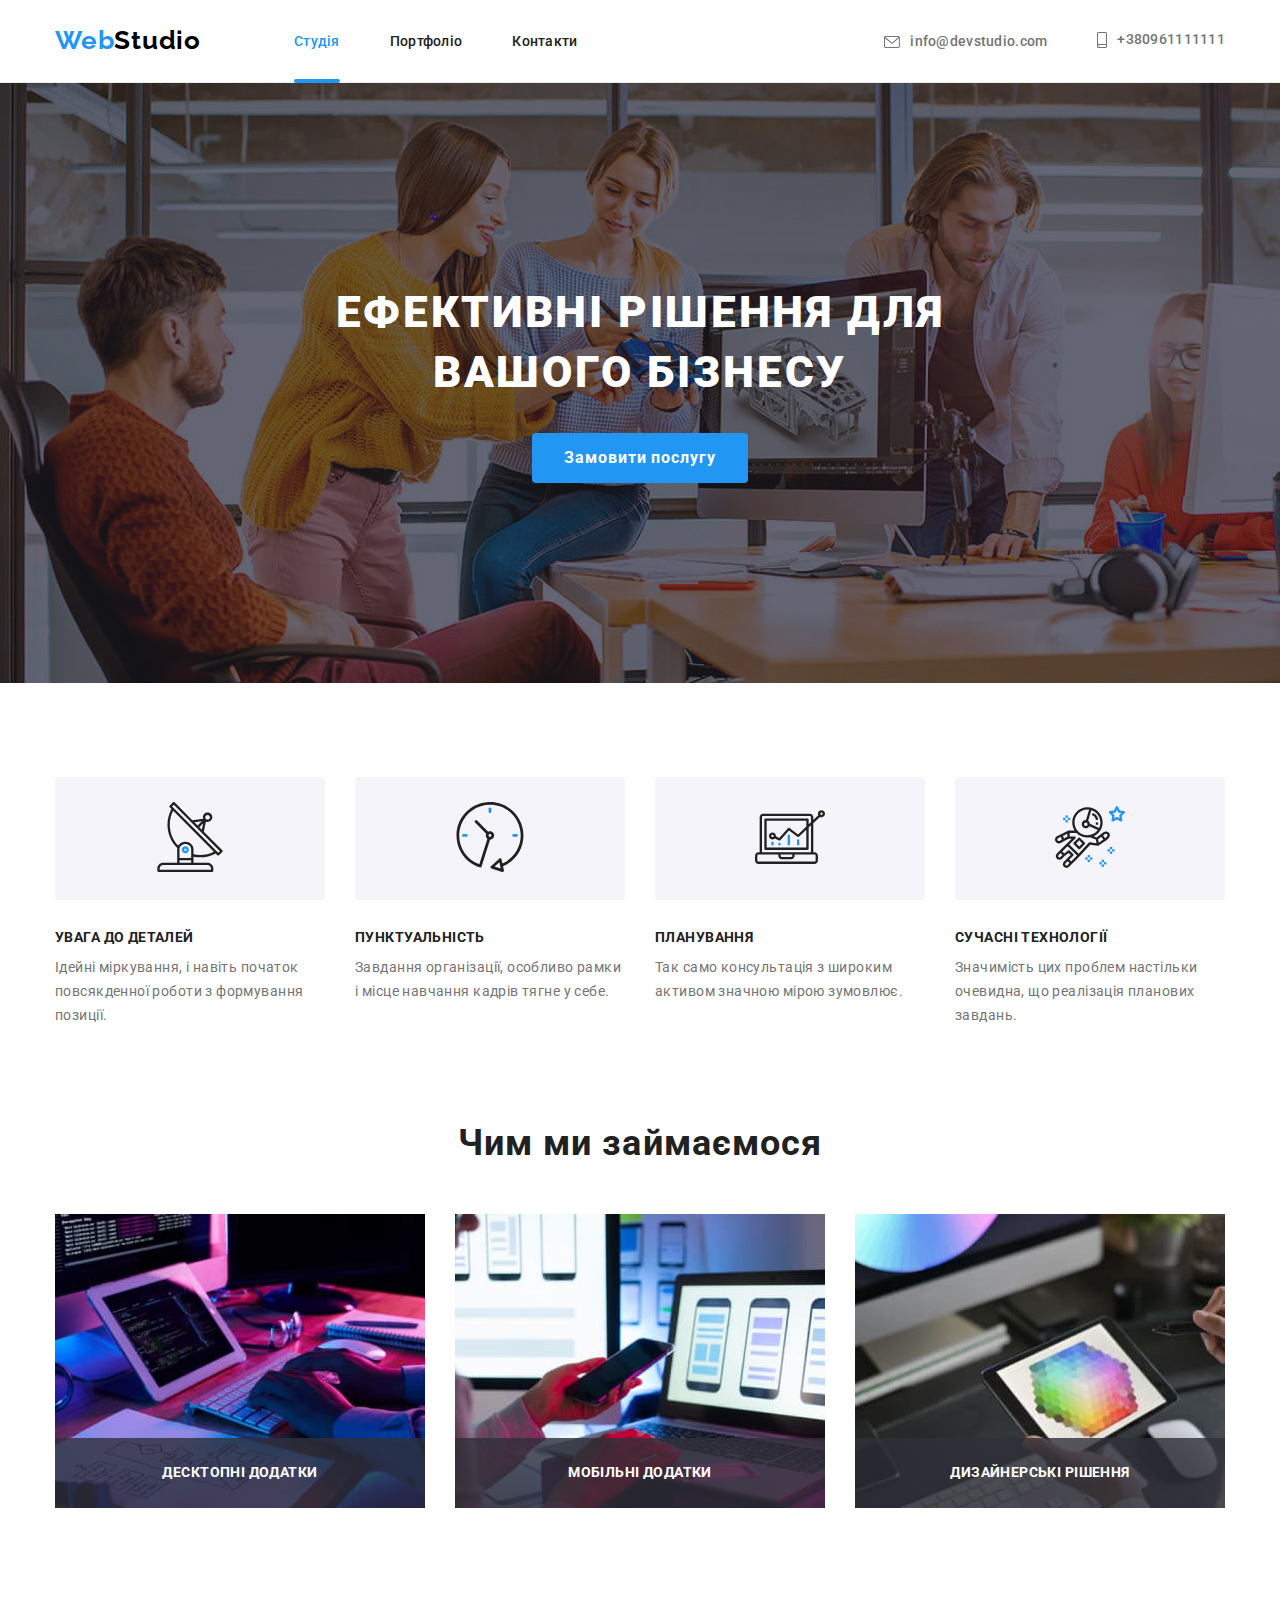
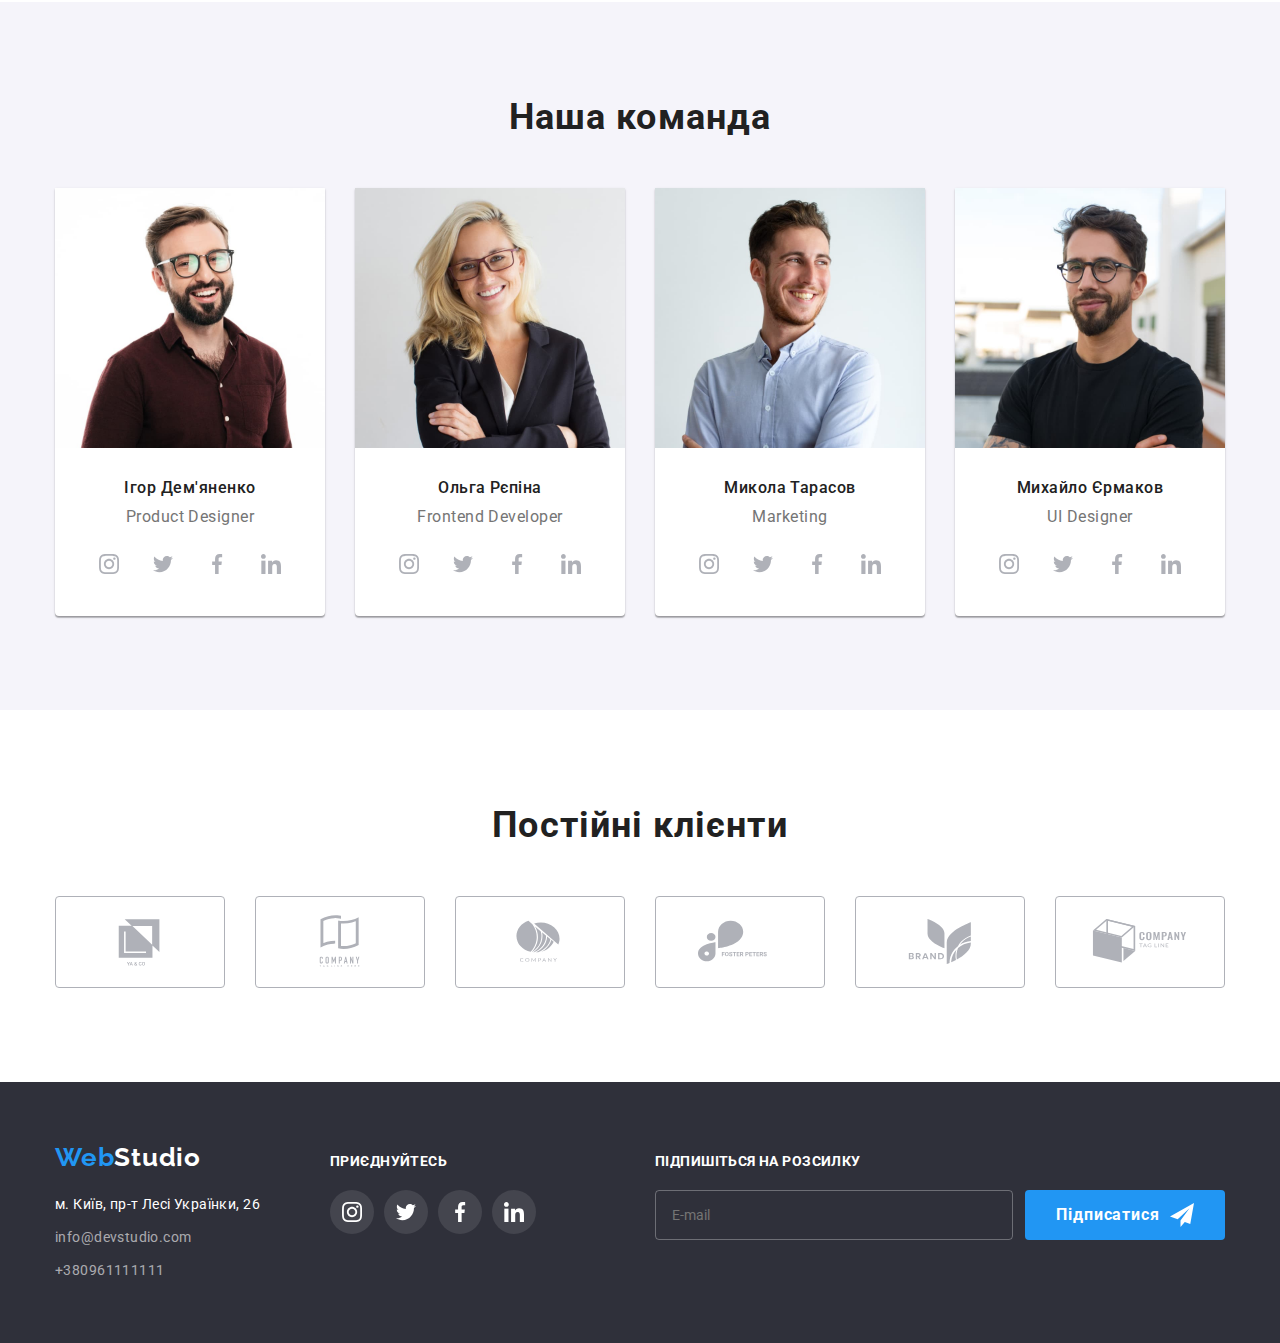
<file: index.html>
<!DOCTYPE html>
<html lang="uk">
<head>
  <meta charset="utf-8">
  <meta http-equiv="X-UA-Compatible" content="IE=edge">
  <meta name="viewport" content="width=device-width, initial-scale=1.0">
  <title>Студія</title>
  <link rel="stylesheet" href="https://cdn.jsdelivr.net/npm/modern-normalize@1.1.0/modern-normalize.min.css">
  <link rel="preconnect" href="https://fonts.googleapis.com">
  <link rel="preconnect" href="https://fonts.gstatic.com" crossorigin>
  <link href="https://fonts.googleapis.com/css2?family=Raleway:wght@700&family=Roboto:wght@400;500;700;900&display=swap" rel="stylesheet">
  <link rel="stylesheet" href="./CSS/styles.css">
  

</head>
<body>
  <!--Header-->
    <header class="page_header">
      <div class="page_header_container container">
      <nav class="page_nav">
          <a class="first_logo" href="./index.html"> <span class="item_web">Web</span>Studio</a>
          <ul class="menu list">
            <li class="menu_item"><a class="menu_link link current" href="./index.html">Студія</a></li>
            <li class="menu_item"><a class="menu_link link" href="./portfolio.html">Портфоліо</a></li>
            <li class="menu_item"><a class="menu_link link" href="#">Контакти</a></li>
          </ul>
      </nav>
          <ul class="contacts_header list">
            <li class="contact_mail"><a class="contact_link link" href="mailto:info@devstudio.com"><svg class="icon_contact" width="16" height="12"><use href="./images/icons.svg#icon-envelope"></use></svg>info@devstudio.com</a></li>
            <li class="contact_tel"><a class="contact_link link" href="tel:+380961111111"><svg class="icon_contact"  width="10" height="16"><use href="./images/icons.svg#icon-smartphone"></use></svg>+380961111111</a></li>
          </ul>
        </div>
    </header>
    
     <!--Main-->
      <main>
        <section class="main_bg">
        <div class="section_main container">
          <h1 class="title_main">Ефективні рішення для вашого бізнесу</h1>
          <button class="btn_main" type="button" data-modal-open>Замовити послугу</button>
       </div>
      </section>
        <!--About-->
                  <section>
                    <div class="section_about_us container ">
          <h2 class="visually-hidden">Все про нас та нашу роботу</h2>
          <ul class="about_us list">
            <li class="card">
              <div class="bcg">
              <svg class="icons_about_us" width="70" height="70">
                <use href="./images/icons.svg#icon-antenna"></use>
              </svg>
            </div>
             <h3 class="title_about_us">Увага до деталей</h3>
             <p class="text_about_us">Ідейні міркування, і навіть початок повсякденної роботи з формування позиції.</p>
            </li>
            <li class="card">
              <div class="bcg">
              <svg class="icons_about_us" width="70" height="70">
                <use href="./images/icons.svg#icon-clock"></use>
              </svg>
              </div>
              <h3 class="title_about_us">Пунктуальність</h3>
              <p class="text_about_us">Завдання організації, особливо рамки і місце навчання кадрів тягне у себе.</p>
            </li> 
             <li class="card">
              <div class="bcg">
              <svg class="icons_about_us" width="70" height="70">
                <use href="./images/icons.svg#icon-diagram"></use>
              </svg>
              </div>
              <h3 class="title_about_us">Планування</h3>
              <p class="text_about_us">Так само консультація з широким активом значною мірою зумовлює.</p>
            </li>
            <li class="card">
              <div class="bcg">
              <svg class="icons_about_us" width="70" height="70">
                <use href="./images/icons.svg#icon-astronaut"></use>
              </svg>
              </div>
              <h3 class="title_about_us">Сучасні технології</h3>
              <p class="text_about_us">Значимість цих проблем настільки очевидна, що реалізація планових завдань.</p>
            </li>
         </ul>
              </div>
            </section>
        <!--What_we_do-->
        <section class="page_what_we_do">
        <div class="section_what_we_do  container">
                 <h2 class="title_what_we_do">Чим ми займаємося</h2>
          <ul class="what_we_do list">
           <li class="item_what_we_do"><p class="overlay_what_we_do">Десктопні додатки</p><img src="./images/laptop.jpg" alt="ноутбук" width="370"></li>
            <li class="item_what_we_do"><p class="overlay_what_we_do">Мобільні додатки</p><img src="./images/telephone.jpg" alt="мобільний_телефон" width="370"></li>
            <li class="item_what_we_do"><p class="overlay_what_we_do">Дизайнерські рішення</p><img src="./images/tablet.jpg" alt="планшет" width="370"></li>
          </ul>         
              </div>
            </section>
        <!--Our_team-->
        <section class="page_our_team ">
        <div class="section_our_team container">
                  <h2 class="title_our_team">Наша команда</h2>
          <ul class="our_team list">
            <li class="content_our_team">
              <img src="./images/man1.jpg" alt="усміхнений_чоловік_в_окулярах" width="270">
              <div class="text_our_team">
              <h3 class="subtitle_our_team">Ігор Дем'яненко</h3>
              <p class="item_our_team">Product Designer</p>
              <ul class="social_list list">
                <li class="icon_item"><a class="link_icons_team" href=""><svg class="icon"><use href="./images/icons.svg#icon-instagram"></use></svg></a>
                  </li>
                  <li class="icon_item"><a class="link_icons_team" href=""><svg class="icon"><use href="./images/icons.svg#icon-twitter"></use></svg></a>
                  </li>
                  <li class="icon_item"><a class="link_icons_team" href=""><svg class="icon"><use href="./images/icons.svg#icon-facebook"></use></svg></a>
                  </li>
                  <li class="icon_item"><a class="link_icons_team" href=""><svg class="icon"><use href="./images/icons.svg#icon-linkedin"></use></svg></a>
                    </li>
              </ul>
              </div>
             
            </li>
            <li class="content_our_team">
              <img src="./images/woman.jpg" alt="жінка_в_окулярах" width="270">
              <div class="text_our_team">
              <h3 class="subtitle_our_team">Ольга Рєпіна</h3>
              <p class="item_our_team">Frontend Developer</p>
              <ul class="social_list list">
                <li class="icon_item"><a class="link_icons_team" href=""><svg class="icon"><use href="./images/icons.svg#icon-instagram"></use></svg></a>
                </li>
                <li class="icon_item"><a class="link_icons_team" href=""><svg class="icon"><use href="./images/icons.svg#icon-twitter"></use></svg></a>
                </li>
                <li class="icon_item"><a class="link_icons_team" href=""><svg class="icon"><use href="./images/icons.svg#icon-facebook"></use></svg></a>
                </li>
                <li class="icon_item"><a class="link_icons_team" href=""><svg class="icon"><use href="./images/icons.svg#icon-linkedin"></use></svg></a>
                  </li>
              </ul>
              </div>
                         </li>
                       <li class="content_our_team">
              <img src="./images/man2.jpg" alt="усміхнений_чоловік" width="270">
              <div class="text_our_team">
              <h3 class="subtitle_our_team">Микола Тарасов</h3>
              <p class="item_our_team">Marketing</p>
              <ul class="social_list list">
                <li class="icon_item"><a class="link_icons_team" href=""><svg class="icon"><use href="./images/icons.svg#icon-instagram"></use></svg></a>
                </li>
                <li class="icon_item"><a class="link_icons_team" href=""><svg class="icon"><use href="./images/icons.svg#icon-twitter"></use></svg></a>
                </li>
                <li class="icon_item"><a class="link_icons_team" href=""><svg class="icon"><use href="./images/icons.svg#icon-facebook"></use></svg></a>
                </li>
                <li class="icon_item"><a class="link_icons_team" href=""><svg class="icon"><use href="./images/icons.svg#icon-linkedin"></use></svg></a>
                  </li>
              </ul>
              </div>
              
            </li>
            <li class="content_our_team">
              <img src="./images/man3.jpg" alt="чоловік_в_окулярах" width="270">
              <div class="text_our_team">
              <h3 class="subtitle_our_team">Михайло Єрмаков</h3>
              <p class="item_our_team">UI Designer</p>
              <ul class="social_list list">
                <li class="icon_item"><a class="link_icons_team" href=""><svg class="icon"><use href="./images/icons.svg#icon-instagram"></use></svg></a>
                </li>
                <li class="icon_item"><a class="link_icons_team" href=""><svg class="icon"><use href="./images/icons.svg#icon-twitter"></use></svg></a>
                </li>
                <li class="icon_item"><a class="link_icons_team" href=""><svg class="icon"><use href="./images/icons.svg#icon-facebook"></use></svg></a>
                </li>
                <li class="icon_item"><a class="link_icons_team" href=""><svg class="icon"><use href="./images/icons.svg#icon-linkedin"></use></svg></a>
                  </li>
              </ul>
              </div>
                         </li>
          </ul>
        </div>
        </section>
        <!--Clients-->
        <section class="page_clients">
          <div class="section_clients container">
            <h2 class="title_clients">Постійні клієнти</h2>
            <ul class="logo_list list">
              <li class="logo_item">
                <a class="link_logo" href="#">
                <svg class="logo_img"> 
                  <use href="./images/icons.svg#icon-LogoClient1"></use>
                </svg>
              </a>
              </li>
              <li class="logo_item">
                <a class="link_logo" href="#">
                <svg class="logo_img"> 
                  <use href="./images/icons.svg#icon-LogoClient2"></use>
                </svg>
                </a>
              </li>
              <li class="logo_item">
                <a class="link_logo" href="#">
                <svg class="logo_img"> 
                  <use href="./images/icons.svg#icon-LogoClient3"></use>
                </svg>
              </a>
              </li>
              <li class="logo_item">
                <a class="link_logo" href="#">
                <svg class="logo_img"> 
                  <use href="./images/icons.svg#icon-LogoClient4"></use>
                </svg>
              </a>
              </li>
              <li class="logo_item">
                <a class="link_logo" href="#">
                <svg class="logo_img"> 
                  <use href="./images/icons.svg#icon-LogoClient5"></use>
                </svg>
              </a>
              </li>
              <li class="logo_item">
                <a class="link_logo" href="#">
                <svg class="logo_img"> 
                  <use href="./images/icons.svg#icon-LogoClient6"></use>
                </svg>
              </a>
              </li>
            </ul>
          </div>
        </section>
           </main>
     <!--Footer-->
     <footer class="contacts_footer">
      <div class="page_footer container">
        <div class="address_content">
        <h2 class="visually-hidden">Контакти</h2>
         <a class="second_logo" href="./index.html"> <span class="item_web" >Web</span>Studio</a>
         <address class="address_footer">
           <ul class="address_list list">
            <li class="address_item"><a class="link_map link" href="https://goo.gl/maps/CPtrU1FHBa2aNyZL9" target="_blank" rel="noopener noreferrer nofollow">м. Київ, пр-т Лесі Українки, 26</a></li>
            <li class="address_item"><a class="link_mail link" href="mailto:info@devstudio.com">info@devstudio.com</a></li>
            <li class="address_item"><a class="link_tel link" href="tel:+380961111111">+380961111111</a></li>
           </ul>
                   </address>
                  </div> 
                   <div class="address_icons">
                    <p class="subtitle_address">Приєднуйтесь</p>
                    <ul class="social_list_address list">
                      <li class="icon_item"><a class="link_icons_address" href=""><svg class="icon_add"><use href="./images/icons.svg#icon-instagram"></use></svg></a>
                      </li>
                      <li class="icon_item"><a class="link_icons_address" href=""><svg class="icon_add"><use href="./images/icons.svg#icon-twitter"></use></svg></a>
                      </li>
                      <li class="icon_item"><a class="link_icons_address" href=""><svg class="icon_add"><use href="./images/icons.svg#icon-facebook"></use></svg></a>
                      </li>
                      <li class="icon_item"><a class="link_icons_address" href=""><svg class="icon_add"><use href="./images/icons.svg#icon-linkedin"></use></svg></a>
                        </li>
                    </ul>
                  </div>
    
              <div class="subscription">
              <p class="subtitle_subscription">Підпишіться на розсилку</p>
              <form class="subscription_list">
              <label class="label_mail" ><input class="subscription_mail" type="email" name="email" placeholder="E-mail" required pattern="[a-z0-9._%+-]+@[a-z0-9.-]+\.[a-z]{2,4}$"/></label>
              <button class="btn_subscription" type="submit">Підписатися <svg class="icon_subscription" width="24" height="24"><use href="./images/icons.svg#icon-send"></use></svg></button>
            </form>
      </div> 

      
      </footer>

<div class="backdrop is-hidden" data-modal>
  <div class="modal">
    <button type="button" class="modal-close-btn" data-modal-close>
      <svg class="modal-close-icon" width="18" height="18"><use href="./images/icons.svg#icon-close-black"></use></svg>
    </button>
    <p class="modal_form_title">Залиште свої дані, ми вам передзвонимо</p>
  <form class="modal_form"> 
    <label class="modal_form_field"><span class="modal_form_fild_desk">Ім'я</span><span class="modal_form_input_wrapper"><input class="modal_form_input" type="text" name="user_name" required pattern="[a-zA-Zа-яА-ЯіІїЇ]+">
      <svg class="modal_icon"><use href="./images/icons.svg#icon-person-black"></use></svg></span>
    </label>
    <label class="modal_form_field"><span class="modal_form_fild_desk">Телефон</span>
      <span class="modal_form_input_wrapper"><input class="modal_form_input" type="tel" name="phone" required pattern="[0-9]{3}-[0-9]{3}-[0-9]{2}-[0-9]{2}" title="xxx-xxx-xx-xx"><svg class="modal_icon"><use href="./images/icons.svg#icon-phone-black"></use></svg></span></label>
    <label class="modal_form_field"><span class="modal_form_fild_desk">Пошта</span><span class="modal_form_input_wrapper"><input class="modal_form_input" type="email" name="email" required pattern="[a-z0-9._%+-]+@[a-z0-9.-]+\.[a-z]{2,4}$"><svg class="modal_icon"><use href="./images/icons.svg#icon-email-black"></use></svg></span>
    </label>
    <label class="modal_form_field"><span class="modal_form_fild_desk">Коментар</span><textarea class="modal_form_message" placeholder="Введіть текст"></textarea>
    </label>
    <label class="modal_form_check_field"><input type="checkbox" class="modal_form_check" name="user_policy" required><svg class="modal_form_icon_check"><use class="icon_checkbox" href="./images/icons.svg#icon-check"></use></svg><span class="modal_text_checkbox">Погоджуюся з розсилкою та приймаю <a class="link_modal_checkbox" href="#" >Умови договору</a></span></label>
    <button class="modal_form_submit" type="submit">Відправити</button>
  </form>
  </div>
</div>
<script src="./JS/modal.js"></script>
</body>
</html>
</file>
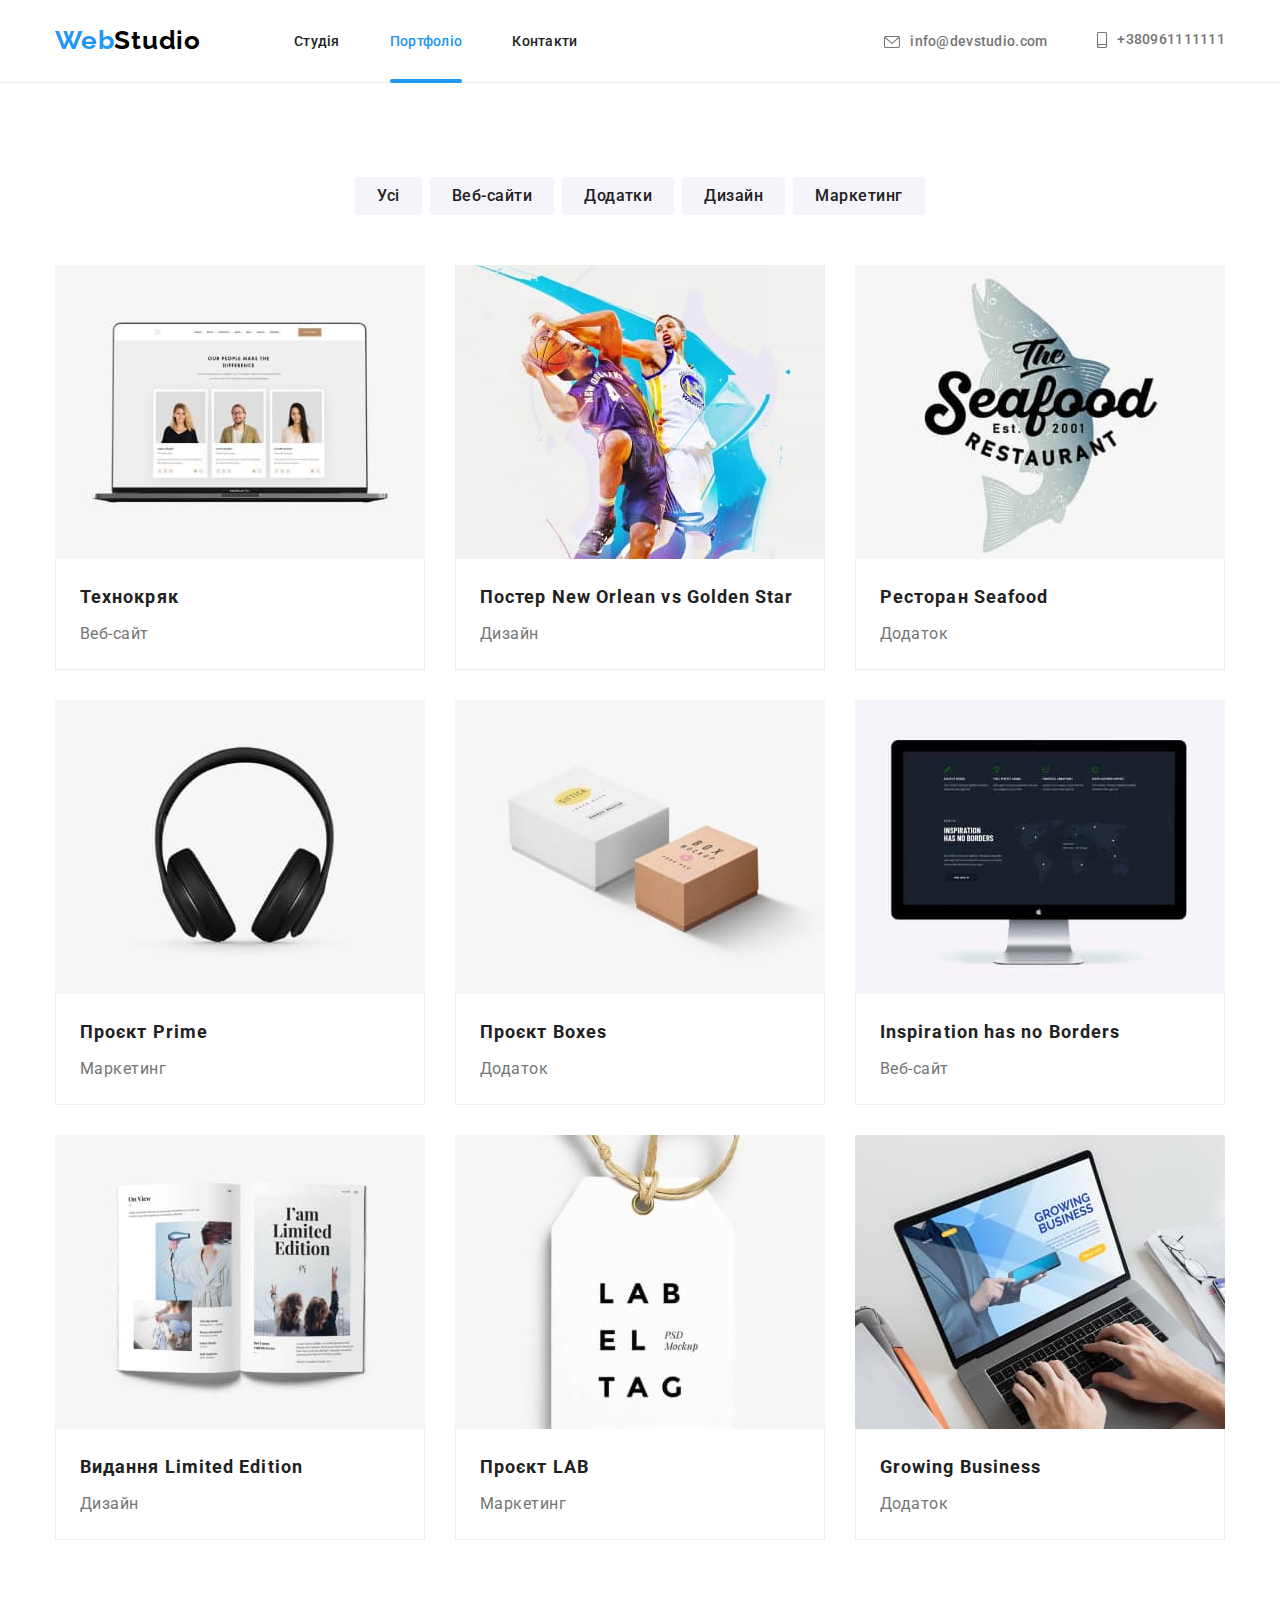
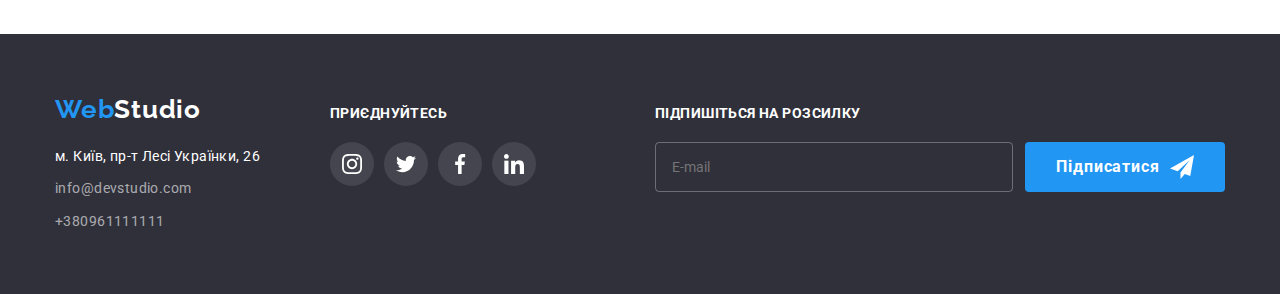
<file: portfolio.html>
<!DOCTYPE html>
<html lang="uk">
<head>
  <meta charset="utf-8">
  <meta http-equiv="X-UA-Compatible" content="IE=edge">
  <meta name="viewport" content="width=device-width, initial-scale=1.0">
  <title>Студія</title>
  <link rel="stylesheet" href="https://cdn.jsdelivr.net/npm/modern-normalize@1.1.0/modern-normalize.min.css">
  <link rel="preconnect" href="https://fonts.googleapis.com">
  <link rel="preconnect" href="https://fonts.gstatic.com" crossorigin>
  <link href="https://fonts.googleapis.com/css2?family=Raleway:wght@700&family=Roboto:wght@400;500;700;900&display=swap" rel="stylesheet">
  <link rel="stylesheet" href="./CSS/styles.css">
</head>
<body>
  <!--Header-->
  <header class="page_header">
    <div class="page_header_container container">
      <nav class="page_nav">
      <a class="first_logo" href="./index.html"> <span class="item_web">Web</span>Studio</a>
      <ul class="menu list">
        <li class="menu_item"><a class="menu_link link" href="./index.html">Студія</a></li>
        <li class="menu_item"><a class="menu_link link current" href="./portfolio.html">Портфоліо</a></li>
        <li class="menu_item"><a class="menu_link link" href="#">Контакти</a></li>
      </ul>
  </nav>
  <ul class="contacts_header list">
    <li class="contact_mail"><a class="contact_link link" href="mailto:info@devstudio.com"><svg class="icon_contact" width="16" height="12"><use href="./images/icons.svg#icon-envelope"></use></svg>info@devstudio.com</a></li>
    <li class="contact_tel"><a class="contact_link link" href="tel:+380961111111"><svg class="icon_contact"  width="10" height="16"><use href="./images/icons.svg#icon-smartphone"></use></svg>+380961111111</a></li>
  </ul>
    </div>
    
  
  </header>
  
    
     <!--Main-->
      <main>
          <section class="page_portfolio">
            <div class="container">
          <h1 class="visually-hidden">Кнопки та послуги</h1>
        <ul class="button_list list">
          <li><button class="button_main" type="button">Усі</button></li>
          <li><button class="button_main" type="button">Веб-сайти</button></li>
         <li><button class="button_main" type="button">Додатки</button></li>
          <li><button class="button_main" type="button">Дизайн</button></li>
          <li><button class="button_main" type="button">Маркетинг</button></li>
          </ul>
          <ul class="services_main list">
            <li class="content_services_main">
              <a class="content_link link" href="#">
                <div class="team-list-img-wrapper">
              <img src="./images-portfolio/tehnokriak.jpg" alt="технокряк" width="370">
              <p class="overlay">Ресурс пропонує комплексні пропозиції з різним рівнем функціоналу та сервісів. Все це дозволить відвідувачу отримати вичерпні відомості про компанію чи приватну особу.</p>
            </div>
              <div class="text_border_line">
              <h2 class="subtitle_services_main">Технокряк</h2>
                            <p class="item_services_main">Веб-сайт</p>
              </div>
            </a>
            </li>
            <li class="content_services_main">
              <a class="content_link link" href="#">
                <div class="team-list-img-wrapper">
              <img src="./images-portfolio/poster.jpg" alt="постер_баскетболісти" width="370">
              <p class="overlay"></p>
              </div>
              <div class="text_border_line">
              <h2 class="subtitle_services_main">Постер New Orlean vs Golden Star</h2>
              <p class="item_services_main">Дизайн</p>
            </div>
          </a>
            </li>
            <li class="content_services_main">
              <a class="content_link link" href="#">
                 <div class="team-list-img-wrapper">
              <img src="./images-portfolio/restoran.jpg" alt="ресторан_морепродуктів" width="370">
              <p class="overlay"></p>
            </div>
              <div class="text_border_line">
              <h2 class="subtitle_services_main">Ресторан Seafood</h2>
              <p class="item_services_main">Додаток</p>
              </div>
            </a>
            </li>
            <li class="content_services_main">
              <a class="content_link link" href="#">
                 <div class="team-list-img-wrapper">
              <img src="./images-portfolio/prime.jpg" alt="проєкт_прем'єр" width="370">
              <p class="overlay"></p>
            </div>
              <div class="text_border_line">
              <h2 class="subtitle_services_main">Проєкт Prime</h2>
              <p class="item_services_main">Маркетинг</p>
            </div>
          </a>
            </li>
            <li class="content_services_main">
              <a class="content_link link" href="#">
                 <div class="team-list-img-wrapper">
              <img src="./images-portfolio/boxes.jpg" alt="проєкт_коробки" width="370">
              <p class="overlay"></p>
            </div>
              <div class="text_border_line">
              <h2 class="subtitle_services_main">Проєкт Boxes</h2>
              <p class="item_services_main">Додаток</p>
              </div>
            </a>
            </li>
            <li class="content_services_main">
              <a class="content_link link" href="#">
                 <div class="team-list-img-wrapper">
              <img src="./images-portfolio/inspiration.jpg" alt="натхнення_не_має_меж" width="370">
              <p class="overlay"></p>
            </div>
              <div class="text_border_line">
              <h2 class="subtitle_services_main">Inspiration has no Borders</h2>
              <p class="item_services_main">Веб-сайт</p>
              </div>
            </a>
            </li>
            <li class="content_services_main">
              <a class="content_link link" href="#">
                 <div class="team-list-img-wrapper">
              <img src="./images-portfolio/edition.jpg" alt="видання" width="370">
              <p class="overlay"></p>
            </div>
              <div class="text_border_line">
              <h2 class="subtitle_services_main">Видання Limited Edition</h2>
              <p class="item_services_main">Дизайн</p>
              </div>
            </a>
            </li>
            <li class="content_services_main">
              <a class="content_link link" href="#">
                 <div class="team-list-img-wrapper">
              <img src="./images-portfolio/lab.jpg" alt="проєкт_лаб" width="370">
              <p class="overlay"></p>
            </div>
              <div class="text_border_line">
              <h2 class="subtitle_services_main">Проєкт LAB</h2>
              <p class="item_services_main">Маркетинг</p>
              </div>
              </a>
            </li>
            <li class="content_services_main">
              <a class="content_link link" href="#">
                 <div class="team-list-img-wrapper">
              <img src="./images-portfolio/growing.jpg" alt="зростаючий_бізнес" width="370">
              <p class="overlay"></p>
            </div>
              <div class="text_border_line">
              <h2 class="subtitle_services_main">Growing Business</h2>
              <p class="item_services_main">Додаток</p>
              </div>
              </a>
            </li>
          </ul>
        </div>
        </section>
     
        
        
      </main>
     <!--Footer-->
     <footer class="contacts_footer">
      <div class="page_footer container">
        <div class="address_content">
        <h2 class="visually-hidden">Контакти</h2>
         <a class="second_logo" href="./index.html"> <span class="item_web" >Web</span>Studio</a>
         <address class="address_footer">
           <ul class="address_list list">
            <li class="address_item"><a class="link_map link" href="https://goo.gl/maps/CPtrU1FHBa2aNyZL9" target="_blank" rel="noopener noreferrer nofollow">м. Київ, пр-т Лесі Українки, 26</a></li>
            <li class="address_item"><a class="link_mail link" href="mailto:info@devstudio.com">info@devstudio.com</a></li>
            <li class="address_item"><a class="link_tel link" href="tel:+380961111111">+380961111111</a></li>
           </ul>
                   </address>
                  </div> 
                   <div class="address_icons">
                    <p class="subtitle_address">Приєднуйтесь</p>
                    <ul class="social_list_address list">
                      <li class="icon_item"><a class="link_icons_address" href=""><svg class="icon_add"><use href="./images/icons.svg#icon-instagram"></use></svg></a>
                      </li>
                      <li class="icon_item"><a class="link_icons_address" href=""><svg class="icon_add"><use href="./images/icons.svg#icon-twitter"></use></svg></a>
                      </li>
                      <li class="icon_item"><a class="link_icons_address" href=""><svg class="icon_add"><use href="./images/icons.svg#icon-facebook"></use></svg></a>
                      </li>
                      <li class="icon_item"><a class="link_icons_address" href=""><svg class="icon_add"><use href="./images/icons.svg#icon-linkedin"></use></svg></a>
                        </li>
                    </ul>
            
                  </div>
                  <div class="subscription">
                    <p class="subtitle_subscription">Підпишіться на розсилку</p>
                    <form class="subscription_list">
                    <label class="label_mail" ><input class="subscription_mail" type="email" name="email" placeholder="E-mail" required pattern="[a-z0-9._%+-]+@[a-z0-9.-]+\.[a-z]{2,4}$"/></label>
                    <button class="btn_subscription" type="submit">Підписатися <svg class="icon_subscription" width="24" height="24"><use href="./images/icons.svg#icon-send"></use></svg></button>
                  </form>
            </div> 

      
      </footer>


</body>
</html>
</file>
<file: CSS/styles.css>
:root {
--primary-font:'Roboto',sans-serif;
--secondary-font:'Raleway',sans-serif;
--first-logo-text-color:#000000;
--primary-text-color-theme-light:#212121;
--secondary-text-color-theme-light:#757575;
--primary-text-color-theme-dark:#FFFFFF;
--secondary-text-color-theme-dark:rgba(255, 255, 255, 0.6);
--primary-background-color:#FFFFFF;
--secondary-background-color:#2F303A;
--accent-color:#2196F3;
--team-buttons-background-color:#F5F4FA;
--border-color-line:#ECECEC;
--border-color-line-card:#EEEEEE;
--primary-color-icons:#AFB1B8;
--secondary-color-icons:#FFFFFF;
--color-nav-icon:#757575;
--color-icon-modal:#212121;
--transition-dur-and-func:250ms cubic-bezier(0.4, 0, 0.2, 1);
}

body {
    font-family:var(--primary-font);
    font-size: 14px;
    letter-spacing:0.03em;
    color:var(--primary-text-color-theme-light);
    background-color:var(--primary-background-color);
         
}

.visually-hidden {
    position: absolute;
      white-space: nowrap;
      width: 1px;
      height: 1px;
      overflow: hidden;
      border: 0;
      padding: 0;
      clip: rect(0 0 0 0);
      clip-path: inset(50%);
      margin: -1px;
  }

  .list {
    list-style: none;
    padding-left: 0;
    margin: 0;
}

  .link{
    text-decoration: none;
  }

  img {
    display: block;
    max-width: 100%;
    height: auto;
  }

  address{
    font-style: normal;
    margin-top: 20px;
  }
 
  button {
    display: block;
    margin: 0 auto;
    cursor: pointer;
    border:none;
    border-radius: 4px;
      }

  h1,h2,h3,p {
    margin-top: 0;
    margin-bottom: 0;
  }

  ul {
    margin-top: 0;
    margin-bottom: 0;
    padding-left: 0;
  }

*{
    box-sizing: border-box;
}


.container {
    margin-left: auto;
    margin-right: auto;
    width: 1200px;
    padding-left: 15px;
    padding-right: 15px;
}

section{
    padding-top: 94px;
    padding-bottom: 94px;;
}


/* ========================  HEADER  ======================== */



.page_header_container{
    display: flex;
    align-items: center;
}

.page_nav{
    display: flex;

}

  .first_logo{
    font-family: 'Raleway',sans-serif;
    font-weight: 700;
    font-size: 26px;
    line-height: 1.19;
    letter-spacing: 0.03em;
        color:var(--first-logo-text-color);
        text-decoration: none;
   margin-right: 93px;
   padding-top: 24px;
   padding-bottom: 25px;

    }
    .item_web{
        color:var(--accent-color)
    }

    .menu{
        display: flex;
        column-gap: 50px;
        padding-top: 32px;
        padding-bottom:32px ;
    }
 
    .menu_link  {
font-weight: 500;
font-size: 14px;
line-height: 1.14;
letter-spacing: 0.02em;
color:var(--primary-text-color-theme-light);
transition:color var(--transition-dur-and-func);
position: relative;
padding-top:32px;
padding-bottom: 32px;;
}
 
.contacts_header{
    display: flex;
    column-gap: 50px;
   margin-left: auto;
    padding-top:32px ;
    padding-bottom: 32px;
    align-items: baseline;
  }


.contact_link {
font-weight: 500;
font-size: 14px;
line-height: 1.14;
letter-spacing: 0.02em;
color:var(--secondary-text-color-theme-light);
display: flex;
align-items: center;
transition:color var(--transition-dur-and-func);
}

.menu_link:hover , .contact_link:hover, 
.menu_link:focus , .contact_link:focus 
 {
 color:var(--accent-color);
}
 
.current {
    color:var(--accent-color);
}

.current::after {
    content: "";
    position: absolute;
    display: block;
    bottom: -2px;
    left: 0;
    width: 100%;
    height: 4px;
background-color: var(--accent-color);
border-radius: 2px;
}

.icon_contact{
    margin-right: 10px;
    fill: currentColor;
   }



   /* ========================  MAIN  ======================== */


.main_bg{
    background-color:var(--secondary-background-color);
    padding-top: 200px;
    padding-bottom: 200px;
    text-align: center;
    background-image: linear-gradient(rgba(47, 48, 58, 0.4),rgba(47, 48, 58, 0.4)), url('../images/Imgbg.jpg');
    background-size: cover;
    background-repeat: no-repeat;
   max-width: 1600px;
height: 600px;
margin: 0 auto;
}

    .title_main{
font-weight: 900;
font-size: 44px;
line-height: 1.36;
text-align: center;
letter-spacing: 0.06em;
text-transform: uppercase;
color:var(--primary-text-color-theme-dark);
width: 696px;
margin: 0 auto;


 }

    .btn_main {
font-weight: 700;
font-size: 16px;
line-height: 1.88;
align-items: center;
text-align: center;
letter-spacing: 0.06em;
background-color:var(--accent-color);
    color:var(--primary-text-color-theme-dark);
    border-radius: 4px;
    min-width: 216px;
    padding: 10px 32px;
    margin-top: 30px;
    transition:background-color var(--transition-dur-and-func);

}

.btn_main:hover , .btn_main:focus {
    background: #188CE8;
    box-shadow: 0px 4px 4px rgba(0, 0, 0, 0.15);
    
}

/* ========================  ABOUT  ======================== */

.about_us{
    display: flex;
    align-items: flex-start;
}

.card{
    flex-basis: calc((100%-90px)/4);
    
}

.title_about_us {
font-weight: 700;
font-size: 14px;
line-height: 1.14;
letter-spacing: 0.03em;
text-transform: uppercase;
    color:var(--primary-text-color-theme-light);
   margin-top: 30px;
    margin-bottom: 10px;
}
 .text_about_us{
font-style: normal;
font-weight: 400;
font-size: 14px;
line-height: 1.71;
letter-spacing: 0.03em;
color:var(--secondary-text-color-theme-light);
 }

 .card:not(:last-child) {
    margin-right: 30px;
 }

 .bcg{
    background-color: #F5F4FA;
border-radius: 4px;
 }

 .icons_about_us{
margin: 25px 100px;
 }
 
/* ========================  WHAT WE DO  ======================== */

.page_what_we_do {
padding-top:0;
}
 .title_what_we_do {
font-style: normal;
font-weight: 700;
font-size: 36px;
line-height: 1.17;
text-align: center;
letter-spacing: 0.03em;
    color:var(--primary-text-color-theme-light);
    margin-bottom: 50px;
 }

.what_we_do{
    display: flex;
    column-gap: 30px;
}

.overlay_what_we_do{
    position: absolute;
    width: 370px;
height: 70px;
    bottom:0px;
    left:0;
    font-weight: 700;
line-height: 1.14;
text-transform: uppercase;
    background: rgba(47, 48, 58, 0.8);
    color:var(--primary-text-color-theme-dark);
 display:flex;
 justify-content: center;
 align-items: center;
}
.item_what_we_do{
    position: relative;
}

/* ========================  OUR TEAM  ======================== */
 
.page_our_team{
    background-color:var(--team-buttons-background-color);
}

 .title_our_team{
font-style: normal;
font-weight: 700;
font-size: 36px;
line-height: 1.17;
text-align: center;
letter-spacing: 0.03em;
    color:var(--primary-text-color-theme-light);
    margin-bottom: 50px;
 }
 
.our_team{
   margin-top: 50px;
   display: flex;
   column-gap: 30px;  
}

 .content_our_team {
        width: 270px;
    background-color:var(--primary-background-color) ;
    box-shadow: 0px 1px 3px rgba(0, 0, 0, 0.12), 0px 1px 1px rgba(0, 0, 0, 0.14), 0px 2px 1px rgba(0, 0, 0, 0.2);
border-radius: 0px 0px 4px 4px;

 }

.text_our_team{
    padding: 30px 0;
}

 .subtitle_our_team {
    font-style: normal;
    font-weight: 500;
    font-size: 16px;
    line-height: 1.19;
    text-align:center;
    letter-spacing: 0.03em;
    margin-bottom: 10px;
 }

 .item_our_team {
font-style: normal;
font-weight: 400;
font-size: 16px;
line-height: 1.19;
text-align: center;
letter-spacing: 0.03em;
    color:var(--secondary-text-color-theme-light);
 }
 
.social_list{
 
    display: flex;
    justify-content: center;
       column-gap: 10px;
margin-top: 16px;
  
   }

.link_icons_team{
    display: flex;
    justify-content: center;
    align-items: center;
    width: 44px;
    height: 44px;
    border-radius: 50%;
   color:var(--primary-color-icons);
   transition: background-color var(--transition-dur-and-func),color var(--transition-dur-and-func);
   
}

.icon {
    width: 20px;
    height: 20px;
    fill: currentColor;
    transition: fill var(--transition-dur-and-func);
}



.link_icons_team:hover , .link_icons_team:focus {
    background-color: var(--accent-color);
    color: var(--primary-background-color);
}

.link_icons_team:hover .icon,
.link_icons_team:focus .icon {
    fill:var(--secondary-color-icons);
}

/* ========================  CLIENTS  ======================== */

.title_clients{
font-style: normal;
font-weight: 700;
font-size: 36px;
line-height: 1.17;
text-align: center;
letter-spacing: 0.03em;
color: var(--primary-text-color-theme-light);
}


.logo_list{
   margin-top: 50px;
   display: flex;
column-gap: 30px;
  }
 

.logo_img{
  width: 106px;
  height:60px;  
  fill: currentColor;
}


.link_logo{
    border-radius: 4px;
    display: flex;
    align-items: center;
    justify-content: center;
width: 170px;
height:92px;
border: 1px solid #AFB1B8;
color: var(--primary-color-icons);
transition: color var(--transition-dur-and-func) , border-color var(--transition-dur-and-func);

}

.link_logo:hover , .link_logo:focus{
    border-color: var(--accent-color);
    color:var(--accent-color);
}

/* ========================  FOOTER  ======================== */

 .contacts_footer{
    background-color:var(--secondary-background-color) ;
    padding: 60px 0px;
   
 }

 .second_logo{
font-family:'Raleway',sans-serif;
font-weight: 700;
font-size: 26px;
line-height: 1.19;
letter-spacing: 0.03em;
    color:var(--accent-color) ;
    color:var(--primary-text-color-theme-dark);
    text-decoration: none; 
}



.address_item:not(:first-child) {
    margin-top: 9px;
}

 .link_map {
    font-style: normal;
font-weight: 400;
font-size: 14px;
line-height: 1.71;
letter-spacing: 0.03em;
color:var(--primary-text-color-theme-dark);
transition: color var(--transition-dur-and-func);
 }

 .link_mail, .link_tel {
    font-style: normal;
font-weight: 400;
font-size: 14px;
line-height: 1.71;
letter-spacing: 0.03em;
color:var(--secondary-text-color-theme-dark);
transition: color var(--transition-dur-and-func);
 }

 .link_map:hover , .link_mail:hover , .link_tel:hover ,
 .link_map:focus , .link_mail:focus , .link_tel:focus {
    color: var(--accent-color);
 }



.link_icons_address{
    display: flex;
    justify-content: center;
    align-items: center;
    width: 44px;
    height: 44px;
    border-radius: 50%;
    background: rgba(255, 255, 255, 0.1);
    transition: background-color var(--transition-dur-and-func);
}

.link_icons_address:hover , .link_icons_address:focus {
    background-color: var(--accent-color);
}

.link_icons_address:hover .icon_add,
.linl_icons_address:focus .icon_add {
    fill:var(--secondary-color-icons);
}

.subtitle_address{
 font-weight: 700;
font-size: 14px;
line-height: 1.14;
letter-spacing: 0.03em;
text-transform: uppercase;
color:var(--primary-text-color-theme-dark);
margin-bottom: 20px;
}

.icon_add {
    width: 20px;
    height: 20px;
    fill:var(--secondary-color-icons);
    transition: fill var(--transition-dur-and-func);
}

.page_footer{
    display:flex;
    align-items: baseline;
}

.social_list_address{
display: flex;
column-gap: 10px;
}

.address_icons{
    margin-left: 70px;
}

.subtitle_subscription {
    font-weight: 700;
font-size: 14px;
line-height: 1.14;
letter-spacing: 0.03em;
text-transform: uppercase;
color: var(--primary-text-color-theme-dark);
margin-bottom: 20px;

}

.subscription_mail{
    width: 358px;
    height: 50px;
  border: 1px solid rgba(255, 255, 255, 0.3);
border-radius: 4px;
background: none;
color: rgba(255, 255, 255, 0.6);
display: block;
outline: none;
padding-left: 16px;
transition:border var(--transition-dur-and-func), box-shadow var(--transition-dur-and-func);
}
 
.subscription_mail:focus  {
    border: 1px solid rgba(255, 255, 255, 0.3);
    box-shadow: 0px 4px 4px rgba(0, 0, 0, 0.15);
    border-radius: 4px;
}

.btn_subscription{
    font-weight: 700;
font-size: 16px;
line-height: 1.88;
letter-spacing: 0.06em;
color: var(--primary-text-color-theme-dark);
background-color: var(--accent-color);
align-items: center;
display: flex;
justify-content: center;
min-width: 200px;
padding: 10px 28px;
transition:background-color var(--transition-dur-and-func), color var(--transition-dur-and-func);
}

.btn_subscription:hover , .btn_subscription:focus {
    background:#188CE8;
box-shadow: 0px 4px 4px rgba(0, 0, 0, 0.15);
border-radius: 4px;
color: var(--primary-text-color-theme-dark);
}

.icon_subscription{
    fill: var(--secondary-color-icons);
    margin-left: 10px;
}

.subscription{
    margin-left:auto;
  
  
}
.subscription_list{
    display: flex;
    column-gap: 12px;
    justify-content: center;

}

/* ========================  MAIN PORTFOLIO  ======================== */
 
.page_header{
    border-bottom: 1px solid var(--border-color-line);
}


.buttons_services {
height: 1360px;
left: 215px;
top: 174px;
}

.button_list{
    display: flex;
    margin-bottom:50px ;
column-gap: 8px;
justify-content: center
}

.button_main{
font-weight: 500;
font-size: 16px;
line-height: 1.62;
text-align: center;
letter-spacing: 0.03em;
background:var(--team-buttons-background-color);
color:var(--primary-text-color-theme-light);
border-radius: 4px;
padding: 6px 22px;
transition:background-color var(--transition-dur-and-func) ,color var(--transition-dur-and-func) , box-shadow var(--transition-dur-and-func);

}

.button_main:hover, .button_main:focus {
    background-color:var(--accent-color);
    color: var(--primary-text-color-theme-dark);
    box-shadow: 0px 3px 1px rgba(0, 0, 0, 0.1), 0px 1px 2px rgba(0, 0, 0, 0.08), 0px 2px 2px rgba(0, 0, 0, 0.12);
    
}


.services_main{
    display: flex;
    column-gap: 30px;
   flex-wrap: wrap;
   row-gap: 30px;
   }

.text_border_line{
    border: 1px solid var(--border-color-line-card);
    border-top:none;
    padding:20px 24px;
    
}

.subtitle_services_main {
font-weight: 700;
font-size: 18px;
line-height: 2;
letter-spacing: 0.06em;
color:var(--primary-text-color-theme-light);
margin-bottom: 4px;
}

.item_services_main {
font-weight: 400;
font-size: 16px;
line-height: 1.87;
letter-spacing: 0.03em;
color:var(--secondary-text-color-theme-light);
}
 
.content_link {
    display:block;
    position:relative;
}



.content_link:hover , .content_link:focus {
    box-shadow: 0px 1px 1px rgba(0, 0, 0, 0.12),
  0px 4px 4px rgba(0, 0, 0, 0.06),
  1px 4px 6px rgba(0, 0, 0, 0.16);
 }


.team-list-img-wrapper{
    position:relative;
    overflow: hidden;
}

.overlay{
       width: 100%;
    height:100%;
    font-weight: 400;
font-size: 18px;
line-height: 1.55;
letter-spacing: 0.03em;
    position:absolute;
    top:0;
    left:0;
    background-color:rgba(33, 150, 243, 0.9);
    color:var(--primary-text-color-theme-dark);
    padding: 63px 24px;
    transform:translateY(100%);
    transition:transform 250ms cubic-bezier(0.4, 0, 0.2, 1);
    
  }

  .content_link:hover .overlay, .content_link:focus .overlay {
    transform:translateY(0%);
  }
  
  /* ========================  BACKDROP  ======================== */

  .backdrop{
    position: fixed;
width: 100%;
height: 100%;
left: 0;
top: 0;
transition: opacity 500ms ease, visibility 500ms ease;
    background-color: rgba(0, 0, 0, 0.2);
  }

.backdrop.is-hidden{
    visibility: hidden;
    opacity: 0;
    pointer-events: none;
}


/* ========================  MODAL WINDOW  ======================== */

  .modal{
    position: absolute;
    top:50%;
    left:50%;
    transform: translate(-50% ,-50%);
width: 528px;
height: 581px;
background: #FFFFFF;
box-shadow: 0px 1px 3px rgba(0, 0, 0, 0.12), 0px 1px 1px rgba(0, 0, 0, 0.14), 0px 2px 1px rgba(0, 0, 0, 0.2);
border-radius: 4px;
padding: 40px;
  }

  .modal-close-btn{
    position: absolute;
    top:8px;
    right:8px;
display: flex;
align-items: center;
justify-content: center;
    width: 30px;
height: 30px;
background: #FFFFFF;
    border: 1px solid rgba(0, 0, 0, 0.1);
    border-radius: 50%;
    padding: 0;

  }

.modal-close-icon{
transition: fill var(--transition-dur-and-func);
}

  .modal-close-icon:focus , .modal-close-icon:hover {
    fill: var(--accent-color);
  }

/* ========================  MODAL FORM  ======================== */

.modal_form_title{
    font-size: 20px;
    font-weight: 700;
line-height: 1.15;
text-align: center;
letter-spacing: 0.03em;
color: var(--primary-text-color-theme-light);
margin-bottom: 12px;
}

.modal_form{
    display: flex;
   flex-direction: column;
}

.modal_form_field{
    margin-bottom: 10px;
}

.modal_form_input{
    width: 100%;
height: 40px;
border: 1px solid rgba(33, 33, 33, 0.2);
border-radius: 4px;
padding-left: 42px;
cursor: pointer;
transition:border-color var(--transition-dur-and-func);
}

.modal_form_input:focus + .modal_icon , .modal_form_input:hover + .modal_icon{
    fill: var(--accent-color);
}

.modal_form_input:focus , .modal_form_input:hover {
outline: none;
    border-color: var(--accent-color);
}

.modal_form_message{
    width: 100%;
    height: 120px;
border: 1px solid rgba(33, 33, 33, 0.2);
border-radius: 4px;
padding: 12px 16px;
resize: none;
transition: border-color var(--transition-dur-and-func);
display: block;
}

.modal_form_message:focus , .modal_form_message:hover{
    outline: none;
    border-color: var(--accent-color);
}

.modal_form_fild_desk{
    display: block;
    font-size: 12px;
line-height: 1.17;
letter-spacing: 0.01em;
    color: var(--secondary-text-color-theme-light);
    margin-bottom: 4px;
}

.modal_icon{
    position: absolute;
    width: 18px;
height: 18px;
top: 50%;
left: 12px;
transform: translateY(-50%);
fill: var(--color-icon-modal);
transition: fill var(--transition-dur-and-func);
}

.modal_form_check{
    appearance: none;
    position: absolute;
    transition: box-shadow var(--transition-dur-and-func);
}

.modal_form_input_wrapper{
    position: relative;
    display: block;
}

.modal_form_message::placeholder{
    color: rgba(117, 117, 117, 0.5);
}

.modal_form_check:checked + .modal_form_icon_check {
 background-color: var(--accent-color);
 border-color: var(--accent-color);
}
.modal_form_check:checked + .modal_form_icon_check .icon_checkbox{
    display: block;
}

.modal_form_check:focus + .modal_form_icon_check {
    box-shadow: 0px 1px 3px rgba(0, 0, 0, 0.12), 0px 1px 1px rgba(0, 0, 0, 0.14), 0px 2px 1px rgba(0, 0, 0, 0.2);
}

.modal_form_icon_check{
    width: 16px;
height: 15px;
cursor: pointer;
fill: var(--accent-color);
border: 2px solid var(--color-icon-modal);
border-radius:3px;

}
 
.modal_form_check_field{
    display: flex;
   justify-content: center; 
   align-items: center;
   margin-top: 20px;
}

.icon_checkbox{
    display: none;
    fill: var(--accent-color);
}

.modal_text_checkbox{
    font-weight: 400;
font-size: 14px;
line-height: 1.71;
color: var(--secondary-text-color-theme-light);
margin-left: 7px;
}

.link_modal_checkbox{
    color: var(--accent-color);
    letter-spacing: 0.03em;
    font-weight: 400;


}

.modal_form_submit{
    font-weight: 700;
    font-size: 16px;
    line-height: 1.88;
    align-items: center;
    text-align: center;
    letter-spacing: 0.06em;
    background-color:var(--accent-color);
        color:var(--primary-text-color-theme-dark);
        border-radius: 4px;
        min-width: 216px;
        padding: 10px 52px;
        margin-top: 30px;
        transition:background-color var(--transition-dur-and-func) , box-shadow var(--transition-dur-and-func);
}

.modal_form_submit:hover , .modal_form_submitn:focus {
    background: #188CE8;
    box-shadow: 0px 4px 4px rgba(0, 0, 0, 0.15);
}
</file>
